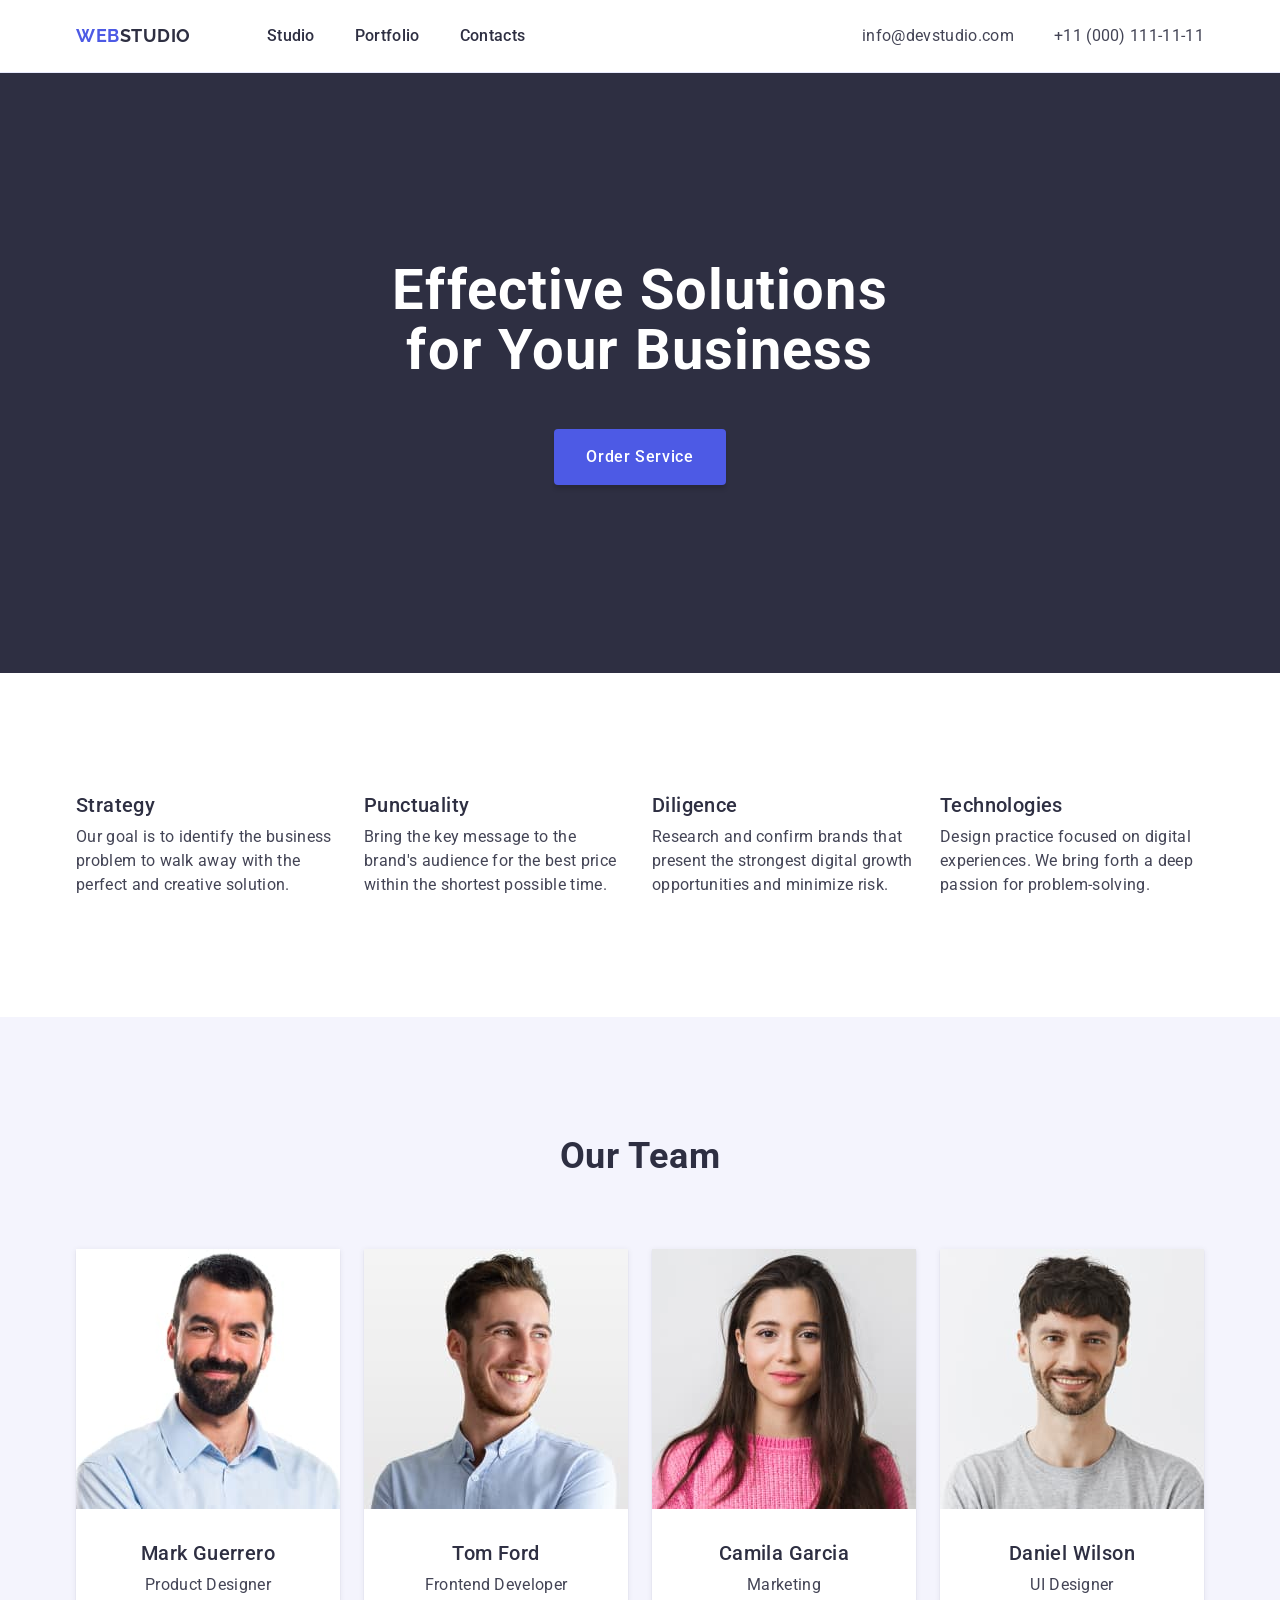
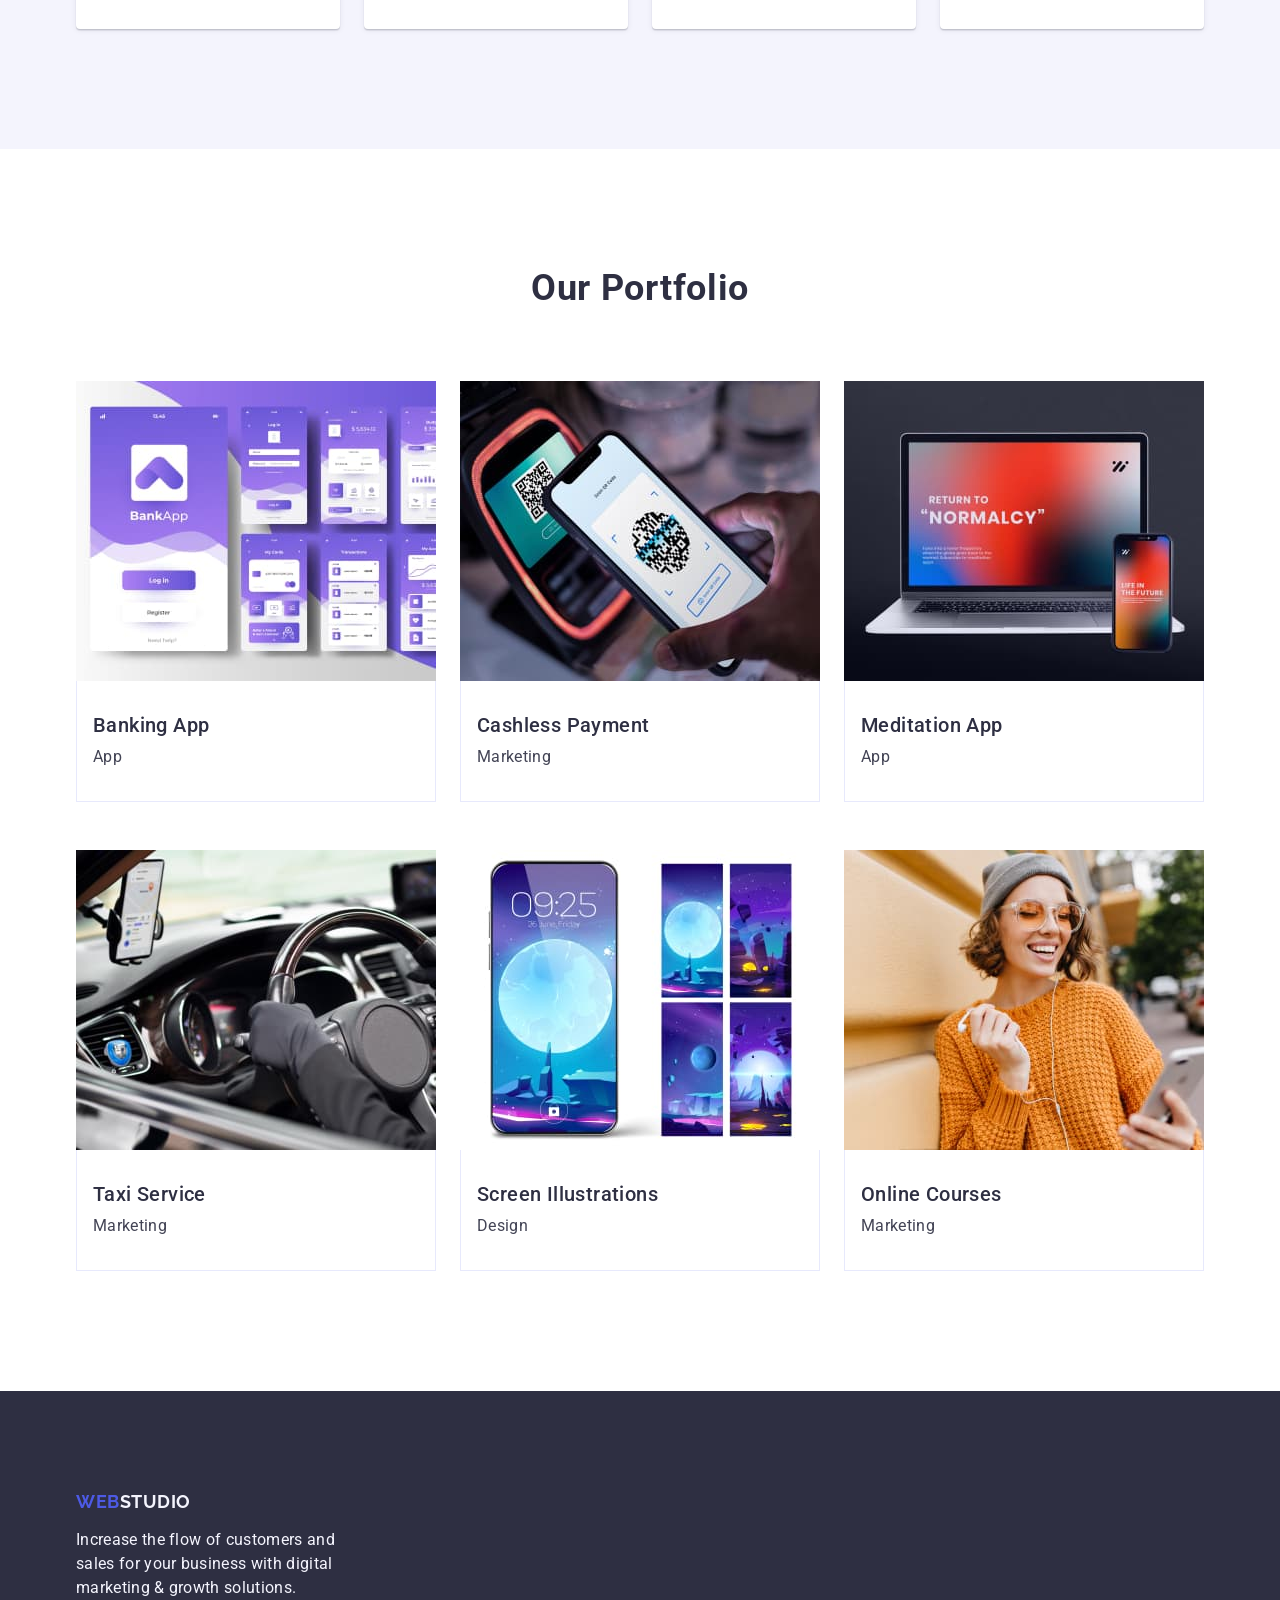
<file: index.html>
<!DOCTYPE html>
<html lang="en">
  <head>
    <meta charset="UTF-8" />
    <meta name="viewport" content="width=device-width, initial-scale=1.0" />
    <title>WebStudio</title>
    <link rel="preconnect" href="https://fonts.googleapis.com" />
    <link rel="preconnect" href="https://fonts.gstatic.com" crossorigin />
    <link
      href="https://fonts.googleapis.com/css2?family=Raleway:wght@700&family=Roboto:wght@100..900&display=swap"
      rel="stylesheet"
    />
    <link
      rel="stylesheet"
      href="https://cdnjs.cloudflare.com/ajax/libs/modern-normalize/3.0.1/modern-normalize.min.css"
      integrity="sha512-q6WgHqiHlKyOqslT/lgBgodhd03Wp4BEqKeW6nNtlOY4quzyG3VoQKFrieaCeSnuVseNKRGpGeDU3qPmabCANg=="
      crossorigin="anonymous"
      referrerpolicy="no-referrer"
    />
    <link rel="stylesheet" href="./css/styles.css" />
  </head>
  <body>
    <header class="header">
      <div class="container">
        <nav class="nav">
          <a class="link logo" href="./index.html">Web<span class="logo-accent">Studio</span></a>

          <ul class="list menu-list">
            <li class="menu-list-item"><a class="link menu-list-link" href="./index.html">Studio</a></li>
            <li class="menu-list-item"><a class="link menu-list-link" href="">Portfolio</a></li>
            <li class="menu-list-item"><a class="link menu-list-link" href="">Contacts</a></li>
          </ul>
        </nav>

        <address class="address">
          <ul class="list address-list">
            <li class="address-list-item">
              <a class="link address-list-link" href="mailto:info@devstudio.com">info@devstudio.com</a>
            </li>
            <li class="address-list-item">
              <a class="link address-list-link" href="tel:+110001111111">+11 (000) 111-11-11</a>
            </li>
          </ul>
        </address>
      </div>
    </header>

    <main>
      <section class="hero">
        <div class="container">
          <h1 class="hero-title">Effective Solutions for Your Business</h1>
          <button class="btn" type="button">Order Service</button>
        </div>
      </section>

      <section class="section">
        <div class="container">
          <h2 class="visually-hidden">Our benefits</h2>

          <ul class="list benefits-list">
            <li class="benefits-list-item">
              <h3 class="benefits-list-title">Strategy</h3>
              <p class="benefits-list-text">
                Our goal is to identify the business problem to walk away with the perfect and creative solution.
              </p>
            </li>
            <li class="benefits-list-item">
              <h3 class="benefits-list-title">Punctuality</h3>
              <p class="benefits-list-text">
                Bring the key message to the brand's audience for the best price within the shortest possible time.
              </p>
            </li>
            <li class="benefits-list-item">
              <h3 class="benefits-list-title">Diligence</h3>
              <p class="benefits-list-text">
                Research and confirm brands that present the strongest digital growth opportunities and minimize risk.
              </p>
            </li>
            <li class="benefits-list-item">
              <h3 class="benefits-list-title">Technologies</h3>
              <p class="benefits-list-text">
                Design practice focused on digital experiences. We bring forth a deep passion for problem-solving.
              </p>
            </li>
          </ul>
        </div>
      </section>

      <section class="section team">
        <div class="container">
          <h2 class="section-title">Our Team</h2>

          <ul class="list team-list">
            <li class="team-list-item">
              <img src="./images/team/img1.jpg" alt="Mark Guerrero" width="264" height="260" />

              <div class="team-list-content">
                <h3 class="team-list-title">Mark Guerrero</h3>
                <p class="team-list-text">Product Designer</p>
              </div>
            </li>
            <li class="team-list-item">
              <img src="./images/team/img2.jpg" alt="Tom Ford" width="264" height="260" />

              <div class="team-list-content">
                <h3 class="team-list-title">Tom Ford</h3>
                <p class="team-list-text">Frontend Developer</p>
              </div>
            </li>
            <li class="team-list-item">
              <img src="./images/team/img3.jpg" alt="Camila Garcia" width="264" height="260" />

              <div class="team-list-content">
                <h3 class="team-list-title">Camila Garcia</h3>
                <p class="team-list-text">Marketing</p>
              </div>
            </li>
            <li class="team-list-item">
              <img src="./images/team/img4.jpg" alt="Daniel Wilson" width="264" height="260" />

              <div class="team-list-content">
                <h3 class="team-list-title">Daniel Wilson</h3>
                <p class="team-list-text">UI Designer</p>
              </div>
            </li>
          </ul>
        </div>
      </section>

      <section class="section">
        <div class="container">
          <h2 class="section-title">Our Portfolio</h2>

          <ul class="list portfolio-list">
            <li class="portfolio-list-item">
              <img src="./images/portfolio/img1.jpg" alt="Banking App" width="360" height="300" />
              <div class="portfolio-list-content">
                <h3 class="portfolio-list-title">Banking App</h3>
                <p class="portfolio-list-text">App</p>
              </div>
            </li>
            <li class="portfolio-list-item">
              <img src="./images/portfolio/img2.jpg" alt="Cashless Payment" width="360" height="300" />
              <div class="portfolio-list-content">
                <h3 class="portfolio-list-title">Cashless Payment</h3>
                <p class="portfolio-list-text">Marketing</p>
              </div>
            </li>
            <li class="portfolio-list-item">
              <img src="./images/portfolio/img3.jpg" alt="Meditation App" width="360" height="300" />
              <div class="portfolio-list-content">
                <h3 class="portfolio-list-title">Meditation App</h3>
                <p class="portfolio-list-text">App</p>
              </div>
            </li>
            <li class="portfolio-list-item">
              <img src="./images/portfolio/img4.jpg" alt="Taxi Service" width="360" height="300" />
              <div class="portfolio-list-content">
                <h3 class="portfolio-list-title">Taxi Service</h3>
                <p class="portfolio-list-text">Marketing</p>
              </div>
            </li>
            <li class="portfolio-list-item">
              <img src="./images/portfolio/img5.jpg" alt="Screen Illustrations" width="360" height="300" />
              <div class="portfolio-list-content">
                <h3 class="portfolio-list-title">Screen Illustrations</h3>
                <p class="portfolio-list-text">Design</p>
              </div>
            </li>
            <li class="portfolio-list-item">
              <img src="./images/portfolio/img6.jpg" alt="Online Courses" width="360" height="300" />
              <div class="portfolio-list-content">
                <h3 class="portfolio-list-title">Online Courses</h3>
                <p class="portfolio-list-text">Marketing</p>
              </div>
            </li>
          </ul>
        </div>
      </section>
    </main>

    <footer class="footer">
      <div class="container">
        <a class="link logo" href="./index.html">Web<span class="logo-accent">Studio</span></a>
        <p class="footer-text">
          Increase the flow of customers and sales for your business with digital marketing & growth solutions.
        </p>
      </div>
    </footer>
  </body>
</html>
</file>
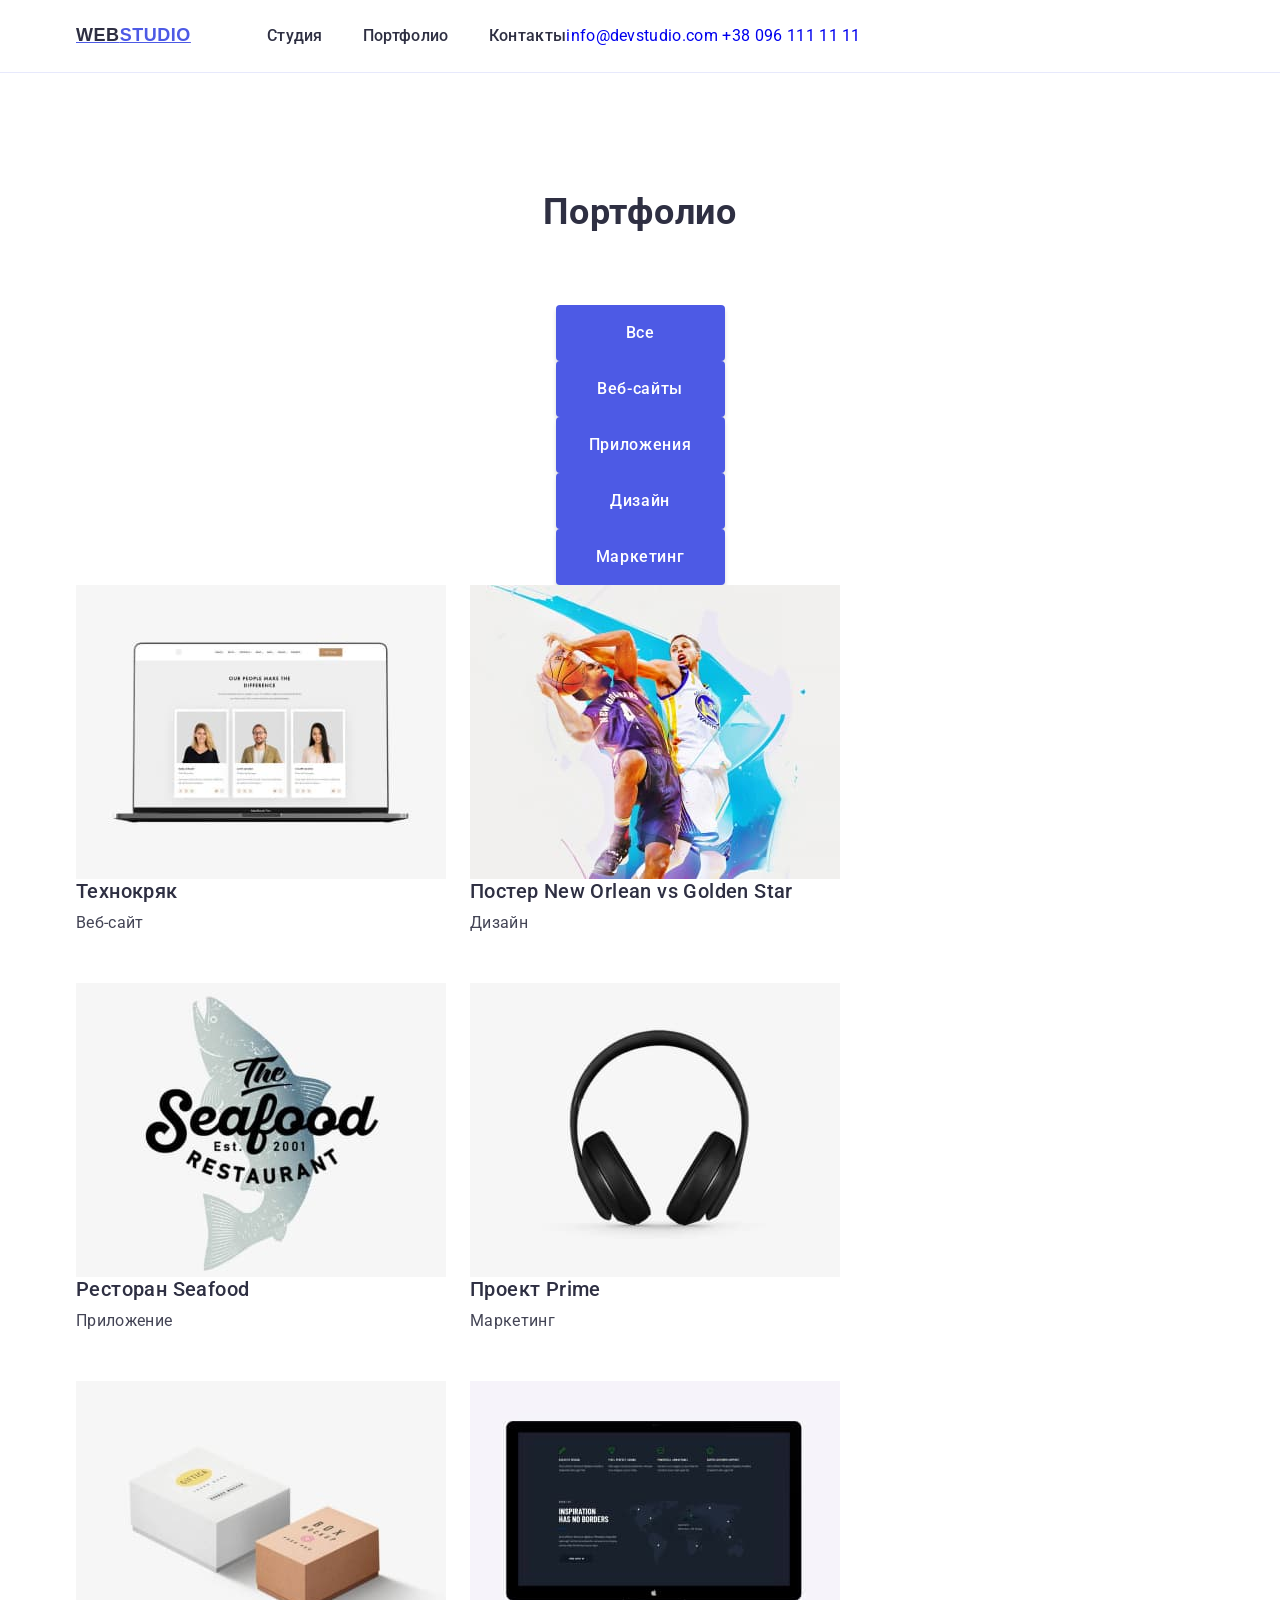
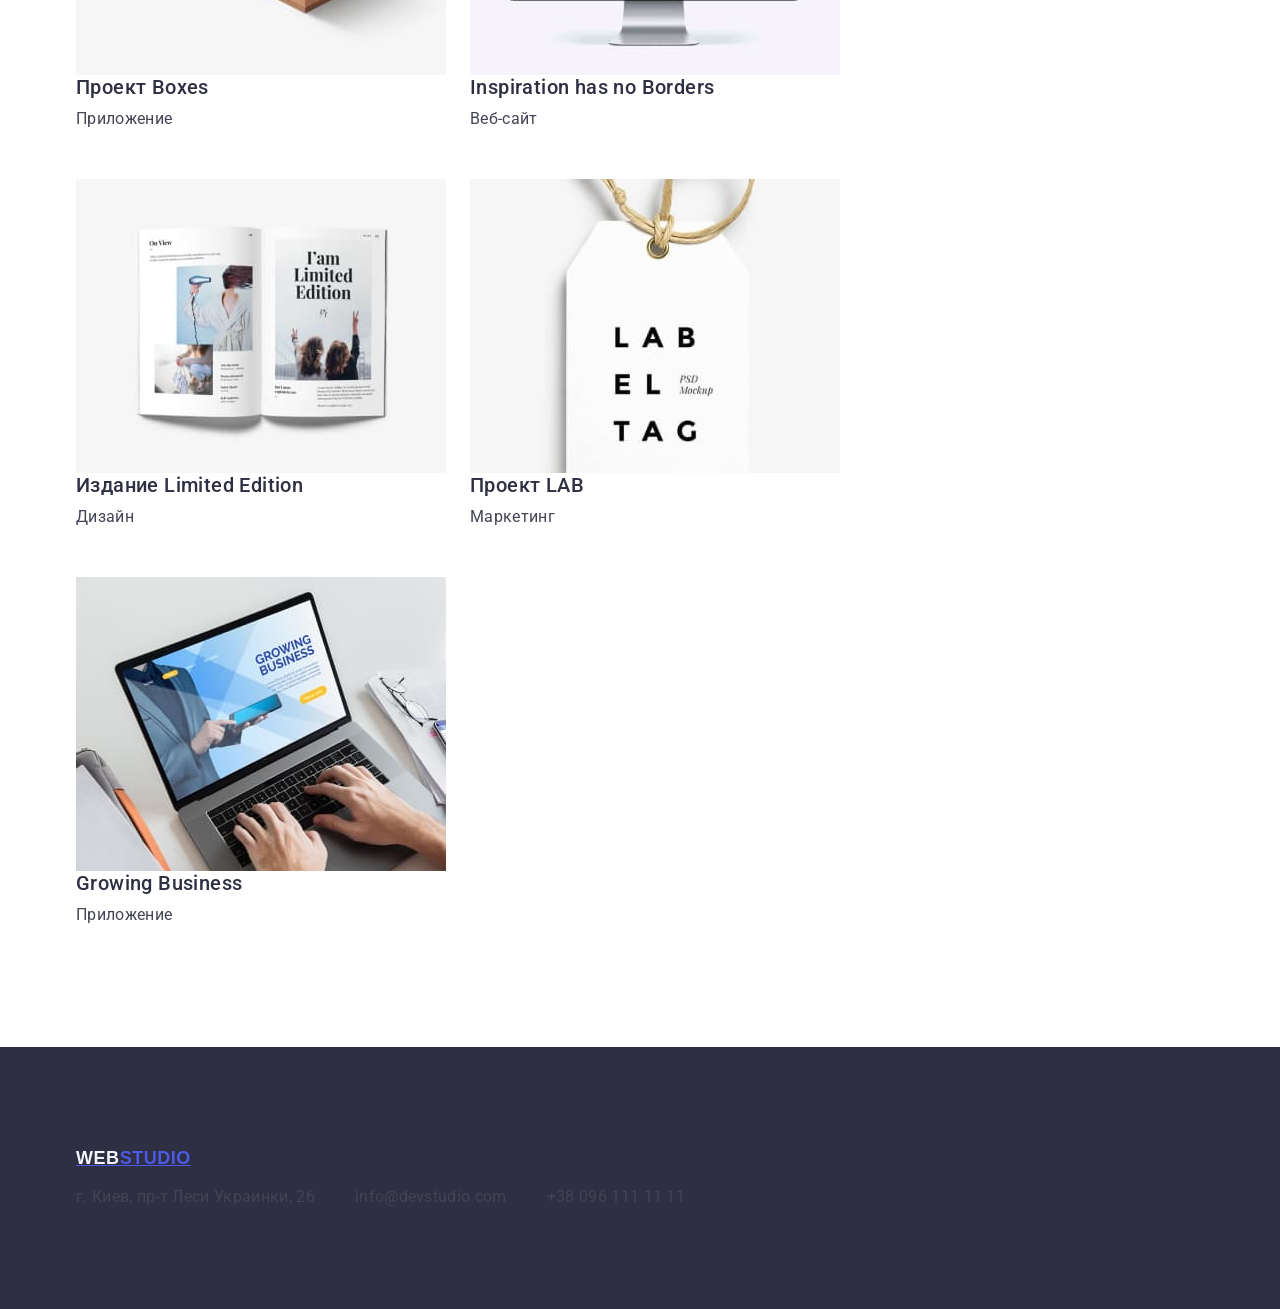
<file: portfolio.html>
<!DOCTYPE html>
<html lang="ru">
  <head>
    <meta charset="UTF-8" />
    <meta http-equiv="X-UA-Compatible" content="IE=edge" />
    <meta name="viewport" content="width=device-width, initial-scale=1.0" />
    <title>WebStudio</title>
    <link rel="preconnect" href="https://fonts.googleapis.com" />
    <link rel="preconnect" href="https://fonts.gstatic.com" crossorigin />
    <link href="https://fonts.googleapis.com/css2?family=Roboto:wght@400;500;700;900&display=swap" rel="stylesheet" />
    <link
      rel="stylesheet"
      href="https://cdnjs.cloudflare.com/ajax/libs/modern-normalize/1.1.0/modern-normalize.min.css"
      integrity="sha512-wpPYUAdjBVSE4KJnH1VR1HeZfpl1ub8YT/NKx4PuQ5NmX2tKuGu6U/JRp5y+Y8XG2tV+wKQpNHVUX03MfMFn9Q=="
      crossorigin="anonymous"
      referrerpolicy="no-referrer"
    />
    <link rel="stylesheet" href="./css/styles.css" />
  </head>
  <body>
    <header class="header">
      <div class="container header-container">
        <nav class="nav">
          <a href="./index.html" class="logo"> <span class="logo-accent">Web</span>Studio </a>

          <ul class="list menu-list">
            <li class="menu-list-item"><a href="./index.html" class="link menu-list-link">Студия</a></li>
            <li class="menu-list-item"><a href="" class="link menu-list-link current">Портфолио</a></li>
            <li class="menu-list-item"><a href="" class="link menu-list-link">Контакты</a></li>
          </ul>
        </nav>

        <div class="auth">
          <a href="mailto:info@devstudio.com" class="link auth-link">info@devstudio.com</a>
          <a href="tel:+380961111111" class="link auth-link">+38 096 111 11 11</a>
        </div>
      </div>
    </header>

    <main>
      <section class="section">
        <div class="container">
          <h1 class="section-title vusually-hidden">Портфолио</h1>

          <ul class="list filter-list">
            <li class="filter-list-item"><button type="button" class="btn btn-filter">Все</button></li>
            <li class="filter-list-item"><button type="button" class="btn btn-filter">Веб-сайты</button></li>
            <li class="filter-list-item"><button type="button" class="btn btn-filter">Приложения</button></li>
            <li class="filter-list-item"><button type="button" class="btn btn-filter">Дизайн</button></li>
            <li class="filter-list-item"><button type="button" class="btn btn-filter">Маркетинг</button></li>
          </ul>

          <ul class="list portfolio-list">
            <li class="portfolio-list-item">
              <img src="./img/portfolio/img1.jpg" alt="Технокряк" width="370" height="294" />
              <div class="portfolio-list-info">
                <h2 class="portfolio-list-title">Технокряк</h2>
                <p class="portfolio-list-description">Веб-сайт</p>
              </div>
            </li>
            <li class="portfolio-list-item">
              <img src="./img/portfolio/img2.jpg" alt="Постер New Orlean vs Golden Star" width="370" height="294" />
              <div class="portfolio-list-info">
                <h2 class="portfolio-list-title">Постер New Orlean vs Golden Star</h2>
                <p class="portfolio-list-description">Дизайн</p>
              </div>
            </li>
            <li class="portfolio-list-item">
              <img src="./img/portfolio/img3.jpg" alt="Ресторан Seafood" width="370" height="294" />
              <div class="portfolio-list-info">
                <h2 class="portfolio-list-title">Ресторан Seafood</h2>
                <p class="portfolio-list-description">Приложение</p>
              </div>
            </li>
            <li class="portfolio-list-item">
              <img src="./img/portfolio/img4.jpg" alt="Проект Prime" width="370" height="294" />
              <div class="portfolio-list-info">
                <h2 class="portfolio-list-title">Проект Prime</h2>
                <p class="portfolio-list-description">Маркетинг</p>
              </div>
            </li>
            <li class="portfolio-list-item">
              <img src="./img/portfolio/img5.jpg" alt="Проект Boxes" width="370" height="294" />
              <div class="portfolio-list-info">
                <h2 class="portfolio-list-title">Проект Boxes</h2>
                <p class="portfolio-list-description">Приложение</p>
              </div>
            </li>
            <li class="portfolio-list-item">
              <img src="./img/portfolio/img6.jpg" alt="Inspiration has no Borders" width="370" height="294" />
              <div class="portfolio-list-info">
                <h2 class="portfolio-list-title">Inspiration has no Borders</h2>
                <p class="portfolio-list-description">Веб-сайт</p>
              </div>
            </li>
            <li class="portfolio-list-item">
              <img src="./img/portfolio/img7.jpg" alt="Издание Limited Edition" width="370" height="294" />
              <div class="portfolio-list-info">
                <h2 class="portfolio-list-title">Издание Limited Edition</h2>
                <p class="portfolio-list-description">Дизайн</p>
              </div>
            </li>
            <li class="portfolio-list-item">
              <img src="./img/portfolio/img8.jpg" alt="Проект LAB" width="370" height="294" />
              <div class="portfolio-list-info">
                <h2 class="portfolio-list-title">Проект LAB</h2>
                <p class="portfolio-list-description">Маркетинг</p>
              </div>
            </li>
            <li class="portfolio-list-item">
              <img src="./img/portfolio/img9.jpg" alt="" width="370" height="294" />
              <div class="portfolio-list-info">
                <h2 class="portfolio-list-title">Growing Business</h2>
                <p class="portfolio-list-description">Приложение</p>
              </div>
            </li>
          </ul>
        </div>
      </section>
    </main>

    <footer class="footer">
      <div class="container">
        <a href="./index.html" class="logo"> <span class="logo-accent">Web</span>Studio </a>

        <address class="address">
          <ul class="list address-list">
            <li class="address-list-item">
              <a
                href="https://goo.gl/maps/CX2gi69ugpHJVUcX7"
                target="_blank"
                rel="noopener noreferrer"
                class="link address-list-link address-link"
                >г. Киев, пр-т Леси Украинки, 26</a
              >
            </li>
            <li class="address-list-item">
              <a href="mailto:info@devstudio.com" class="link address-list-link">info@devstudio.com</a>
            </li>
            <li class="address-list-item">
              <a href="tel:+380961111111" class="link address-list-link">+38 096 111 11 11</a>
            </li>
          </ul>
        </address>
      </div>
    </footer>
  </body>
</html>
</file>
<file: css/styles.css>
:root {
  --accent-color: #4d5ae5;
  --text-color: #434455;
  --dark-color: #2e2f42;
  --white-color: #ffffff;
  --pale-color: #e7e9fc;
  --pale-bg-color: #f4f4fd;
  --hover-color: #404bbf;
}

body {
  font-family: 'Roboto', sans-serif;
  font-size: 16px;
  line-height: 1.5;
  letter-spacing: 0.02em;
  background-color: var(--white-color);
  color: var(--text-color);
}

h1,
h2,
h3,
h4,
h5,
h6,
p,
ul,
ol {
  margin-top: 0;
  margin-bottom: 0;
}

img {
  display: block;
  max-width: 100%;
  height: auto;
}

.list {
  list-style: none;
  padding: 0;
}

.link {
  text-decoration: none;
}

.btn {
  display: block;
  margin-left: auto;
  margin-right: auto;
  min-width: 169px;
  height: 56px;

  border: none;
  border-radius: 4px;
  padding: 16px 32px;
  box-shadow: 0 4px 4px 0 rgba(0, 0, 0, 0.15);
  background: var(--accent-color);

  font-weight: 500;
  line-height: 1.5;
  letter-spacing: 0.04em;
  background-color: var(--accent-color);
  color: var(--white-color);
  cursor: pointer;
}

.btn:hover,
.btn:focus {
  background-color: var(--hover-color);
}

.container {
  width: 1158px;
  margin-left: auto;
  margin-right: auto;
  padding-left: 15px;
  padding-right: 15px;
}

.visually-hidden {
  position: absolute;
  width: 1px;
  height: 1px;
  margin: -1px;
  border: 0;
  padding: 0;

  white-space: nowrap;
  clip-path: inset(100%);
  clip: rect(0 0 0 0);
  overflow: hidden;
}

/* ---------------------------- header ----------------------------*/

.header {
  border-bottom: 1px solid var(--pale-color);
}

.header .container {
  display: flex;
  align-items: center;
}

.nav {
  display: flex;
  align-items: center;
}

.logo {
  margin-right: 76px;
  font-family: 'Raleway', sans-serif;
  font-size: 18px;
  font-weight: 700;
  line-height: 1.17;
  letter-spacing: 0.03em;

  color: var(--accent-color);
  text-transform: uppercase;
}

.header .logo-accent {
  color: var(--dark-color);
}

.menu-list {
  display: flex;
}

.menu-list-item:not(:last-child) {
  margin-right: 40px;
}

.menu-list-link:hover,
.menu-list-link:focus {
  color: var(--hover-color);
}

.menu-list-link {
  display: block;
  padding: 24px 0;
  font-weight: 500;
  color: var(--dark-color);
}

.address {
  font-style: normal;
  margin-left: auto;
}

.address-list {
  display: flex;
}

.address-list-item:not(:last-child) {
  margin-right: 40px;
}

.address-list-link {
  color: var(--text-color);
}

.address-list-link:hover,
.address-list-link:focus {
  color: var(--hover-color);
}

/* ---------------------------- hero ----------------------------*/

.hero {
  padding-top: 188px;
  padding-bottom: 188px;
  background-color: var(--dark-color);
}

.hero-title {
  margin-left: auto;
  margin-right: auto;
  margin-bottom: 48px;
  max-width: 496px;
  font-size: 56px;
  line-height: 1.07;
  letter-spacing: 0.02em;
  text-align: center;
  color: var(--white-color);
}

/* ---------------------------- section ----------------------------*/

.section {
  padding-top: 120px;
  padding-bottom: 120px;
}

.section-title {
  margin-bottom: 72px;

  font-size: 36px;
  line-height: 1.11;
  letter-spacing: 0.02em;
  text-align: center;
  text-transform: capitalize;
  color: var(--dark-color);
}

/* ---------------------------- benefits ----------------------------*/

.benefits-list {
  display: flex;
  gap: 24px;
}

.benefits-list-item {
  width: 264px;
  flex-grow: 1;
}

.benefits-list-title {
  margin-bottom: 8px;
  font-size: 20px;
  font-weight: 500;
  line-height: 1.2;
  letter-spacing: 0.02em;
  color: var(--dark-color);
}

/* ---------------------------- team ----------------------------*/
.team {
  background-color: var(--pale-bg-color);
}

.team-list {
  display: flex;
  gap: 24px;
}

.team-list-item {
  background-color: var(--white-color);
  border-radius: 0 0 4px 4px;
  box-shadow: 0 2px 1px 0 rgba(46, 47, 66, 0.08), 0 1px 1px 0 rgba(46, 47, 66, 0.16), 0 1px 6px 0 rgba(46, 47, 66, 0.08);
}

.team-list-content {
  padding: 32px 0;
  text-align: center;
}

.team-list-title {
  margin-bottom: 8px;
  font-size: 20px;
  font-weight: 500;
  line-height: 1.2;
  letter-spacing: 0.02em;
  color: var(--dark-color);
}

/* ---------------------------- portfolio ----------------------------*/
.portfolio-list {
  display: flex;
  flex-wrap: wrap;
  column-gap: 24px;
  row-gap: 48px;
}

.portfolio-list-content {
  padding: 32px 16px;
  border: 1px solid var(--pale-color);
  border-top: none;
}

.portfolio-list-title {
  margin-bottom: 8px;
  font-size: 20px;
  font-weight: 500;
  line-height: 1.2;
  letter-spacing: 0.02em;
  color: var(--dark-color);
}

/* ---------------------------- footer ----------------------------*/

.footer {
  padding-top: 100px;
  padding-bottom: 100px;

  background-color: var(--dark-color);
}

.footer-info {
  width: 264px;
}

.footer .logo {
  display: inline-block;
  margin-bottom: 16px;
}

.footer .logo-accent {
  color: var(--pale-bg-color);
}

.footer-text {
  width: 264px;
  color: var(--pale-bg-color);
}
</file>
